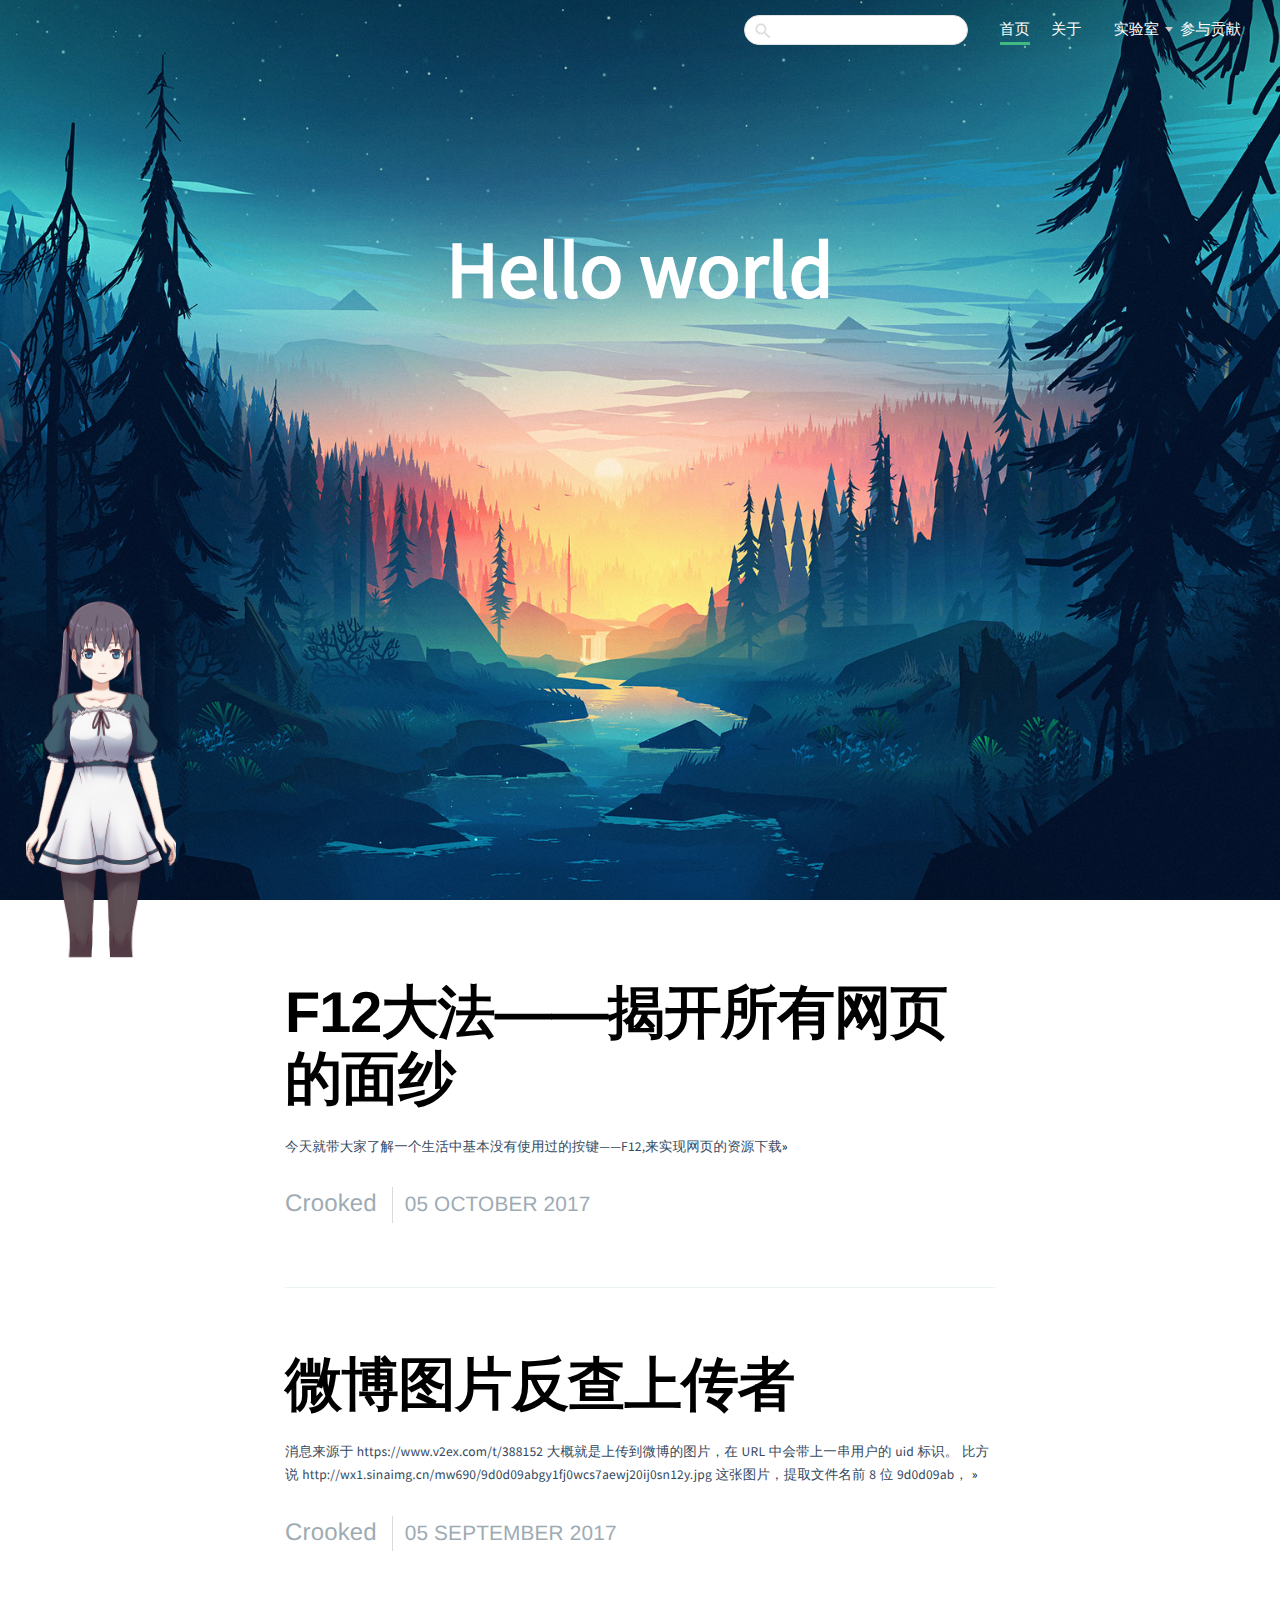
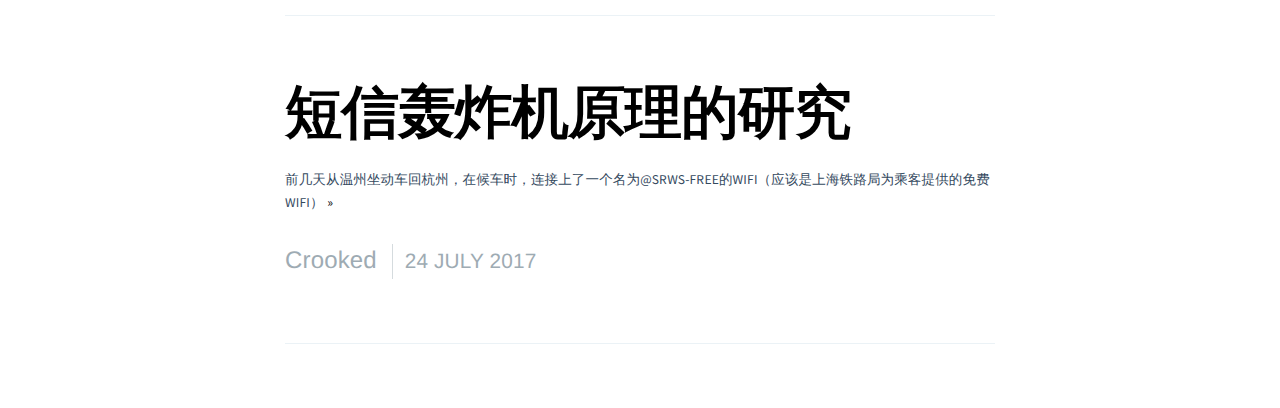
<file: index.html>
<!DOCTYPE html>
<html>
<head>

	<meta charset="utf-8">
    <meta http-equiv="X-UA-Compatible" content="IE=edge">
    <meta name="author" content="杨联政">   	
    <title>Hello world</title>
    <meta name="description" content="个人网站，杨联政"/>
    <meta name="keywords" content="个人网站，杨联政"/>
    
    <!-- 不支持IE8及以下版本浏览器 -->
    <!--[if lte IE 8]>
        <script>window.location.href="plugns/killie/"</script>
    <![endif]--> 
    
    <!-- favicon图标 -->
    <link rel="shortcut icon" href="favicon.ico">
    
   <!-- main page styles -->
    <link rel="stylesheet" type="text/css" href="CSS/page.css">
    <link rel="stylesheet" type="text/css" href="CSS/side.css">
      
    <!--javascript for live2d-->
 	<script type="text/javascript" src="js/pixi.min.js" charset="utf-8"></script>
    <script type="text/javascript" src="js/live2d.min.js" charset="utf-8"></script>
  	<script type="text/javascript" src="js/pixi-live2d.js" charset="utf-8"></script>

  	
  	<!--stylecss-->
  	<style>
            * {
                margin: 0px;
                padding: 0px;
                border: 0px;
            }            
    </style>
    
     <!--javascript for onfocus特效-->
    <script type="text/javascript">
	window.onblur = function() {
    document.title = "(●—●)奔溃啦！";
};
	window.onfocus = function() {
    document.title = "Hello World";
}
    </script>
</head>
	
<body>
 	<div id="live2d"   style="position: fixed;bottom:38%;right: 98%;" ></div>
 	<script type="text/javascript" src="js/live2d-mod.js" charset="utf-8"></script>
 	  	
<div class="site-wrapper">
<div style="position:relative;">

<header class="main-header " style="background-image: url(img/bg.jpg)"> 
<h1 style="position: absolute;padding-top: 20%;width: 100%;font-size: 5rem;color: #fff;">Hello world</h1>

</header>
</div>		


<ul id="nav" >
    <li >
  	<form id="search-form">
  	<input type="text" id="search-query-nav" class="search-query st-default-search-input">
  	</form>
	</li>
	<li><a href="" class="nav-link current" style="color: white;">首页</a></li>
	<li><a href="page/about.html" class="nav-link" target="_blank" style="color: white;">关于</a></li>
	<li class="nav-dropdown-container language">
  	<a class="nav-link" style="color: white;">实验室</a><span class="arrow"></span>
  	<ul class="nav-dropdown">
    <li><a href="https://music.dabianhaochi.cn/" class="nav-link" target="_blank" style="color: black;">在线音乐</a></li>
    <li><a href="https://jd.dabianhaochi.cn/" class="nav-link" target="_blank" style="color: black;">京东商城返利</a></li>
    <li><a href="https://weibo.dabianhaochi.cn/" class="nav-link" target="_blank" style="color: black;">微博反查发图者</a></li>
    <li><a href="https://qiandao.dabianhaochi.cn/" class="nav-link" target="_blank" style="color: black;">自动签到系统</a></li>  
    <li><a href="http://shop.dabianhaochi.cn/" class="nav-link" target="_blank" style="color: black;">淘宝热卖</a></li>  
	<li><a href="http://tieba.dabianhaochi.cn/" class="nav-link" target="_blank" style="color: black;">贴吧签到系统</a></li>  
	</ul>
	</li>
	</li>
	<li><a href="https://github.com/Mathisdifficult" target="_blank" class="nav-link" style="color: white;">参与贡献</a></li>
</ul>

	 
<article class="post">
    <header class="post-header">
        <h2 class="post-title"><a href="page/artical2.html" target="_blank">F12大法——揭开所有网页的面纱</a></h2>
    </header>
    <section class="post-excerpt">
        <p>今天就带大家了解一个生活中基本没有使用过的按键——F12,来实现网页的资源下载<a class="read-more" href="page/artical2.html" target="_blank">&raquo;</a></p>
    </section>
    <footer class="post-meta">
       <a href="page/about.html" target="_blank">Crooked</a>
        <time class="post-date" datetime="2017-10-05">05 October 2017</time>
    </footer>
</article>
<article class="post">
    <header class="post-header">
        <h2 class="post-title"><a href="page/atrical3.html" target="_blank">微博图片反查上传者</a></h2>
    </header>
    <section class="post-excerpt">
        <p>消息来源于 https://www.v2ex.com/t/388152 大概就是上传到微博的图片，在 URL 中会带上一串用户的 uid 标识。 比方说 http://wx1.sinaimg.cn/mw690/9d0d09abgy1fj0wcs7aewj20ij0sn12y.jpg 这张图片，提取文件名前 8 位 9d0d09ab， <a class="read-more" href="page/atrical3.html" target="_blank">&raquo;</a></p>
    </section>
    <footer class="post-meta">
        <a href="page/about.html" target="_blank">Crooked</a>
        
        <time class="post-date" datetime="2017-09-05">05 September 2017</time>
    </footer>
</article>
<article class="post">
    <header class="post-header">
        <h2 class="post-title"><a href="page/artical1.html" target="_blank">短信轰炸机原理的研究</a></h2>
    </header>
    <section class="post-excerpt">
        <p>前几天从温州坐动车回杭州，在候车时，连接上了一个名为@SRWS-FREE的WIFI（应该是上海铁路局为乘客提供的免费WIFI） <a class="read-more" href="page/artical1.html" target="_blank">&raquo;</a></p>
    </section>
    <footer class="post-meta">
       <a href="page/about.html" target="_blank">Crooked</a>
        
        <time class="post-date" datetime="2017-07-24">24 July 2017</time>
	</footer>
</article>

</body>
	

</html>
</file>
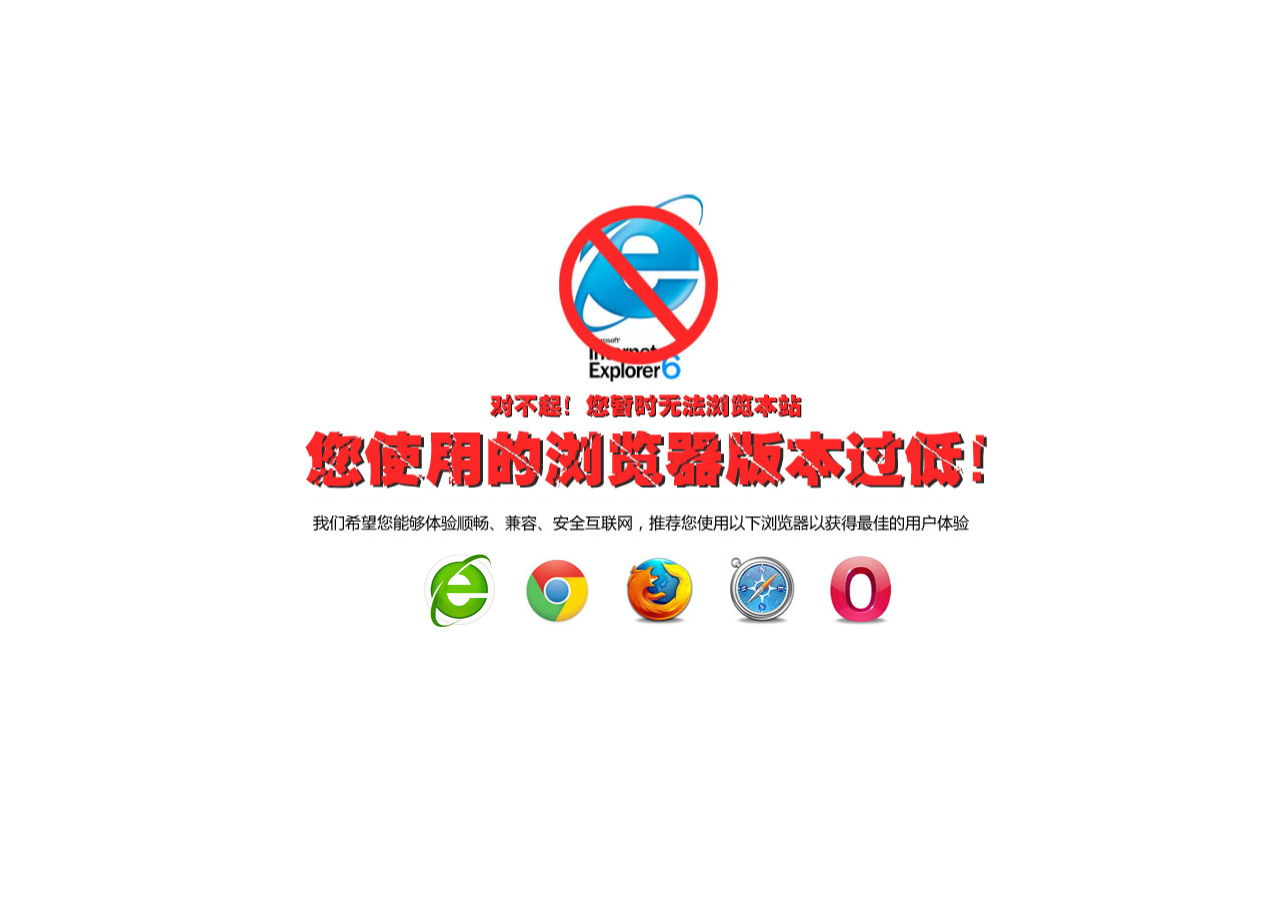
<file: plugns/killie/index.html>
<!--
 * Let's Kill IE6 插件
 * @author Carlos <anzhengchao@gmail.com>
 * @link   http://overtrue.me
 * @version 2.2
-->
<!DOCTYPE html PUBLIC "-//W3C//DTD XHTML 1.0 Transitional//EN" "http://www.w3.org/TR/xhtml1/DTD/xhtml1-transitional.dtd">
<html xmlns="http://www.w3.org/1999/xhtml">
<head>
    <meta http-equiv="content-type" content="text/html; charset=utf-8">
    <title>不支持的浏览器</title>
</head>
<body>


<style>
body {
	background:#fff !important;
}
#lets-kill-ie6-wrapper {
	position:fixed;
	height:100%;
	height:100%;
	top:0;
	left:0;
	right:0;
	bottom:0;
	z-index:99999999;
	background:#fff;
}
#lets-kill-ie6,#lets-kill-ie6 * {
	margin:0;
	padding:0;
}
#lets-kill-ie6 {
	height:450px;
	width:702px;
	position:absolute;
	left:50%;
	margin-left:-351px;
	top:50%;
	margin-top:-265px
}
#lets-kill-ie6 div.lets-kill-ie6-top {
	background:#fff url(img/top.jpg) center center no-repeat;
	height:360px;
	clear:both
}
#lets-kill-ie6 a.lets-kill-ie6-a {
	outline:0;
	float:left;
	border:1px solid #fff;
	display:inline-block;
	width:98px;
	height:87px;
	background-position:center center;
	background-repeat:no-repeat
}
#lets-kill-ie6 a.lets-kill-ie6-a:hover {
	border:1px solid #bebebe
}
#lets-kill-ie6 a.chrome {
	background-image:url(img/chrome.jpg)
}
#lets-kill-ie6 a.firefox {
	background-image:url(img/firefox.jpg)
}
#lets-kill-ie6 a.safari {
	background-image:url(img/safari.jpg)
}
#lets-kill-ie6 a.opera {
	background-image:url(img/opera.jpg)
}
#lets-kill-ie6 a.c360 {
	background-image:url(img/360.jpg)
}

#lets-kill-ie6 .lets-kill-ie6-links {
	height:100px;
	padding-left:120px;
}

</style>

<div id="lets-kill-ie6-wrapper">
	<div id="lets-kill-ie6">
		<div class="lets-kill-ie6-top">
		</div>
		<div class="lets-kill-ie6-links">
		    <a href="http://dl.360safe.com/netunion/20140425/360se+14478+n4a1de2568d.exe" target="_blank" class="lets-kill-ie6-a c360"
			title="360安全浏览器（chrome内核）">
			</a>
			<a href="http://www.google.cn/chrome/browser/" target="_blank" class="lets-kill-ie6-a chrome"
			title="谷歌Chrome浏览器">
			</a>
			<a href="http://www.firefox.com.cn/" target="_blank" class="lets-kill-ie6-a firefox"
			title="火狐浏览器">
			</a>
			<a href="http://support.apple.com/downloads/#internet" target="_blank"
			class="lets-kill-ie6-a safari" title="苹果Safari浏览器">
			</a>
			<a href="http://www.opera.com/" target="_blank" class="lets-kill-ie6-a opera"
			title="Opera浏览器">
			</a>
		</div>
	</div>
</div> 
</body>
</html>
</file>
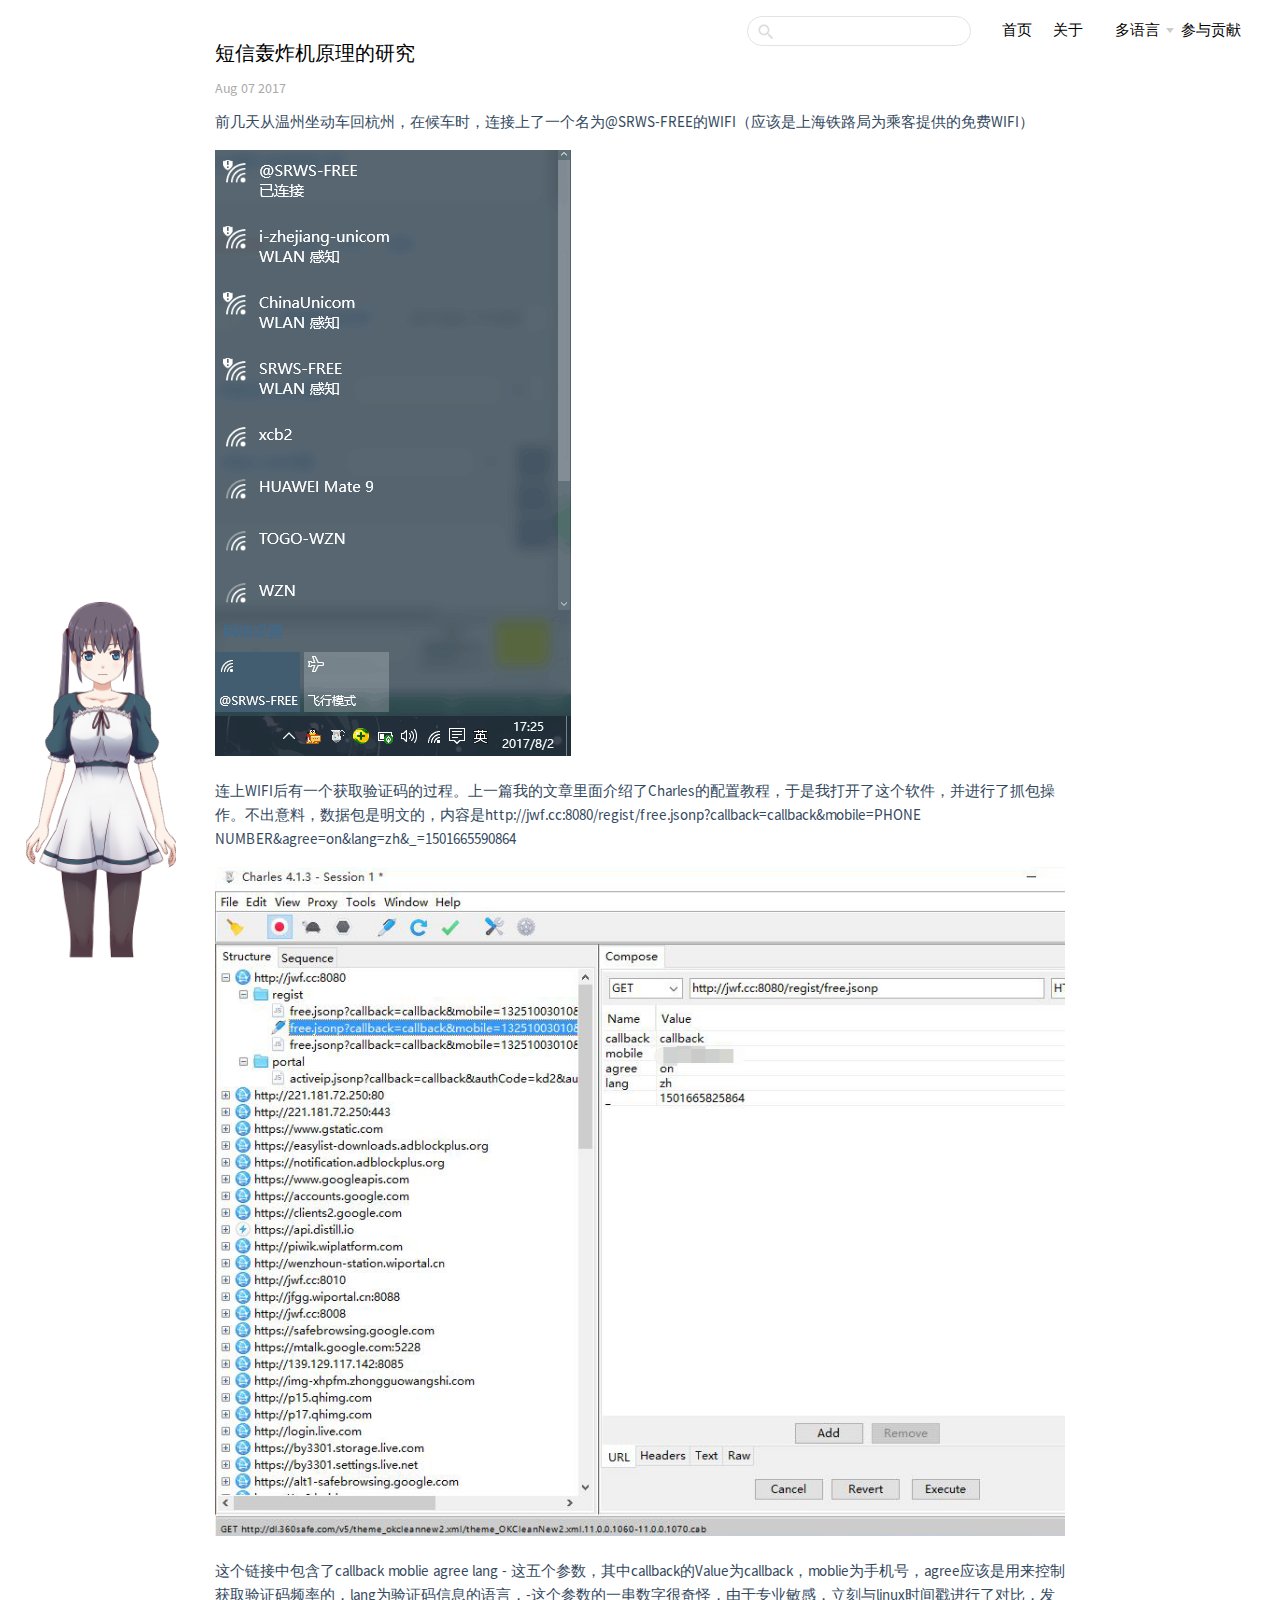
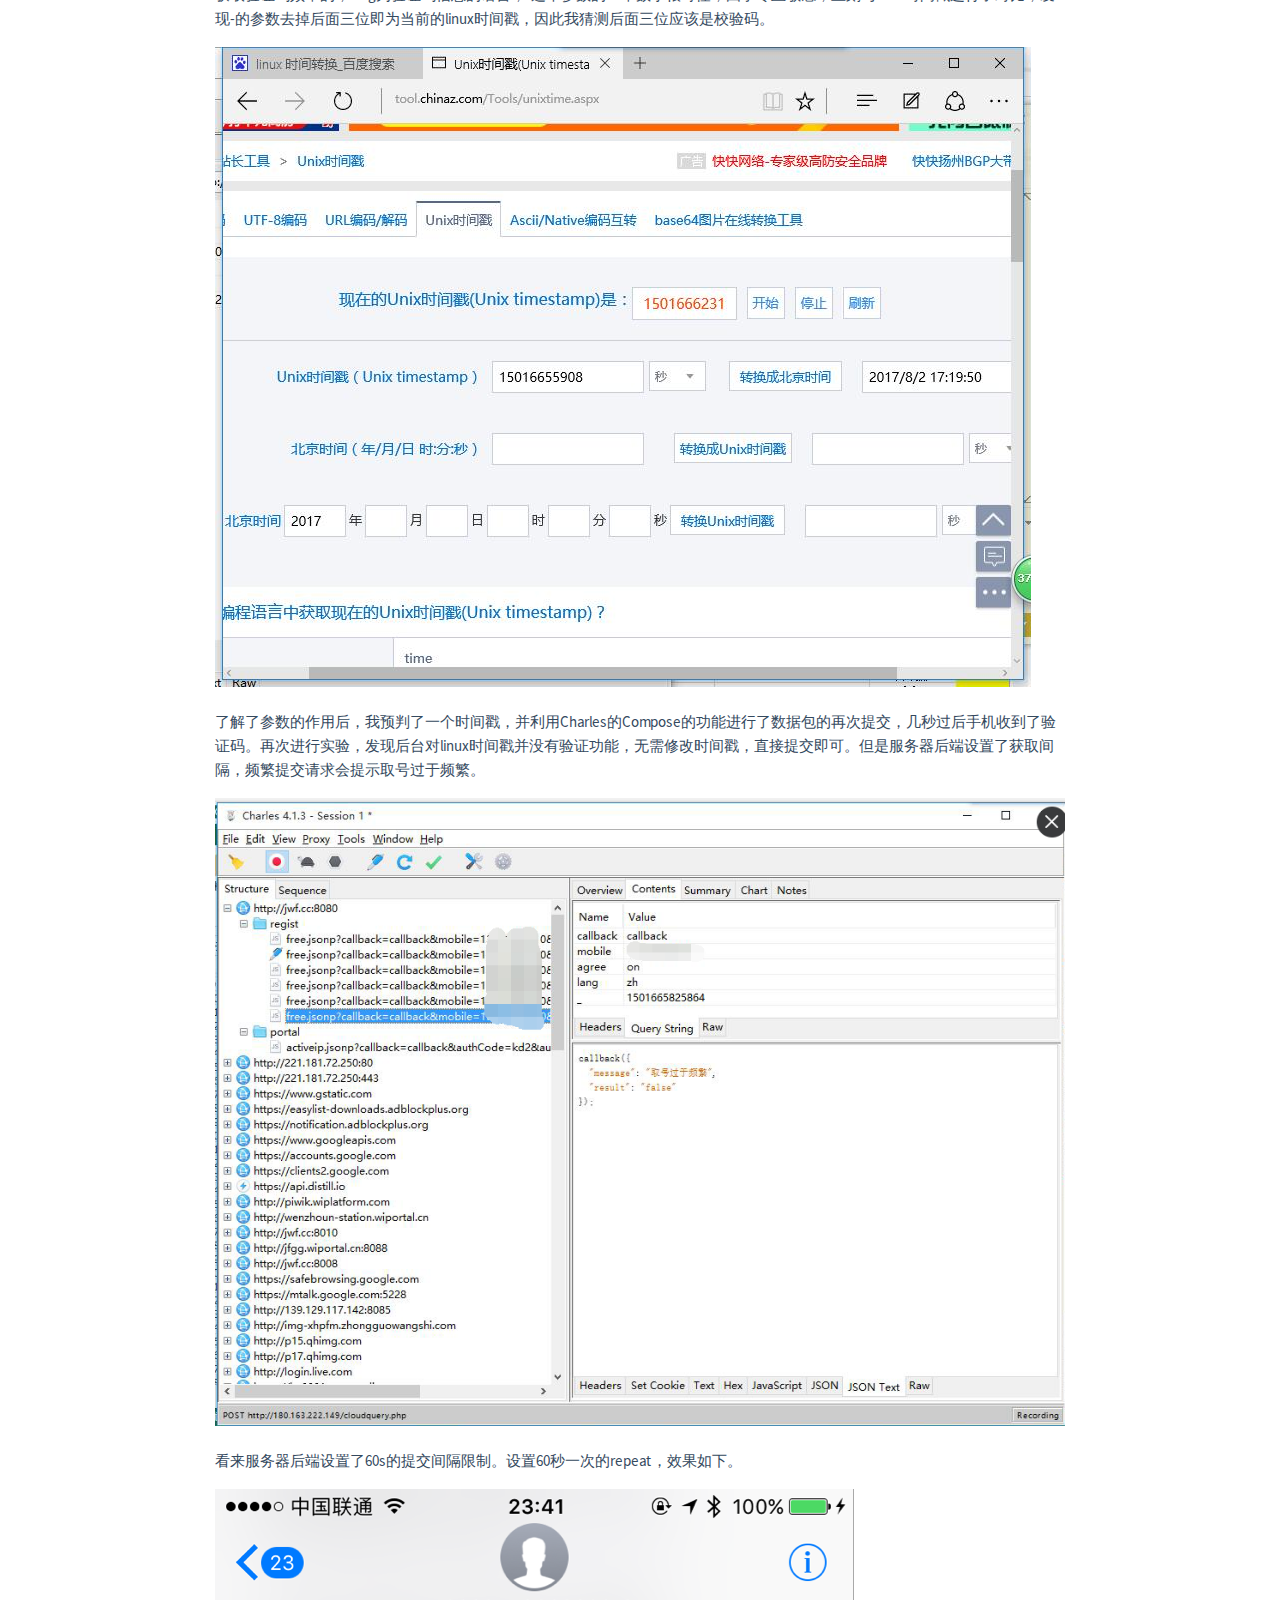
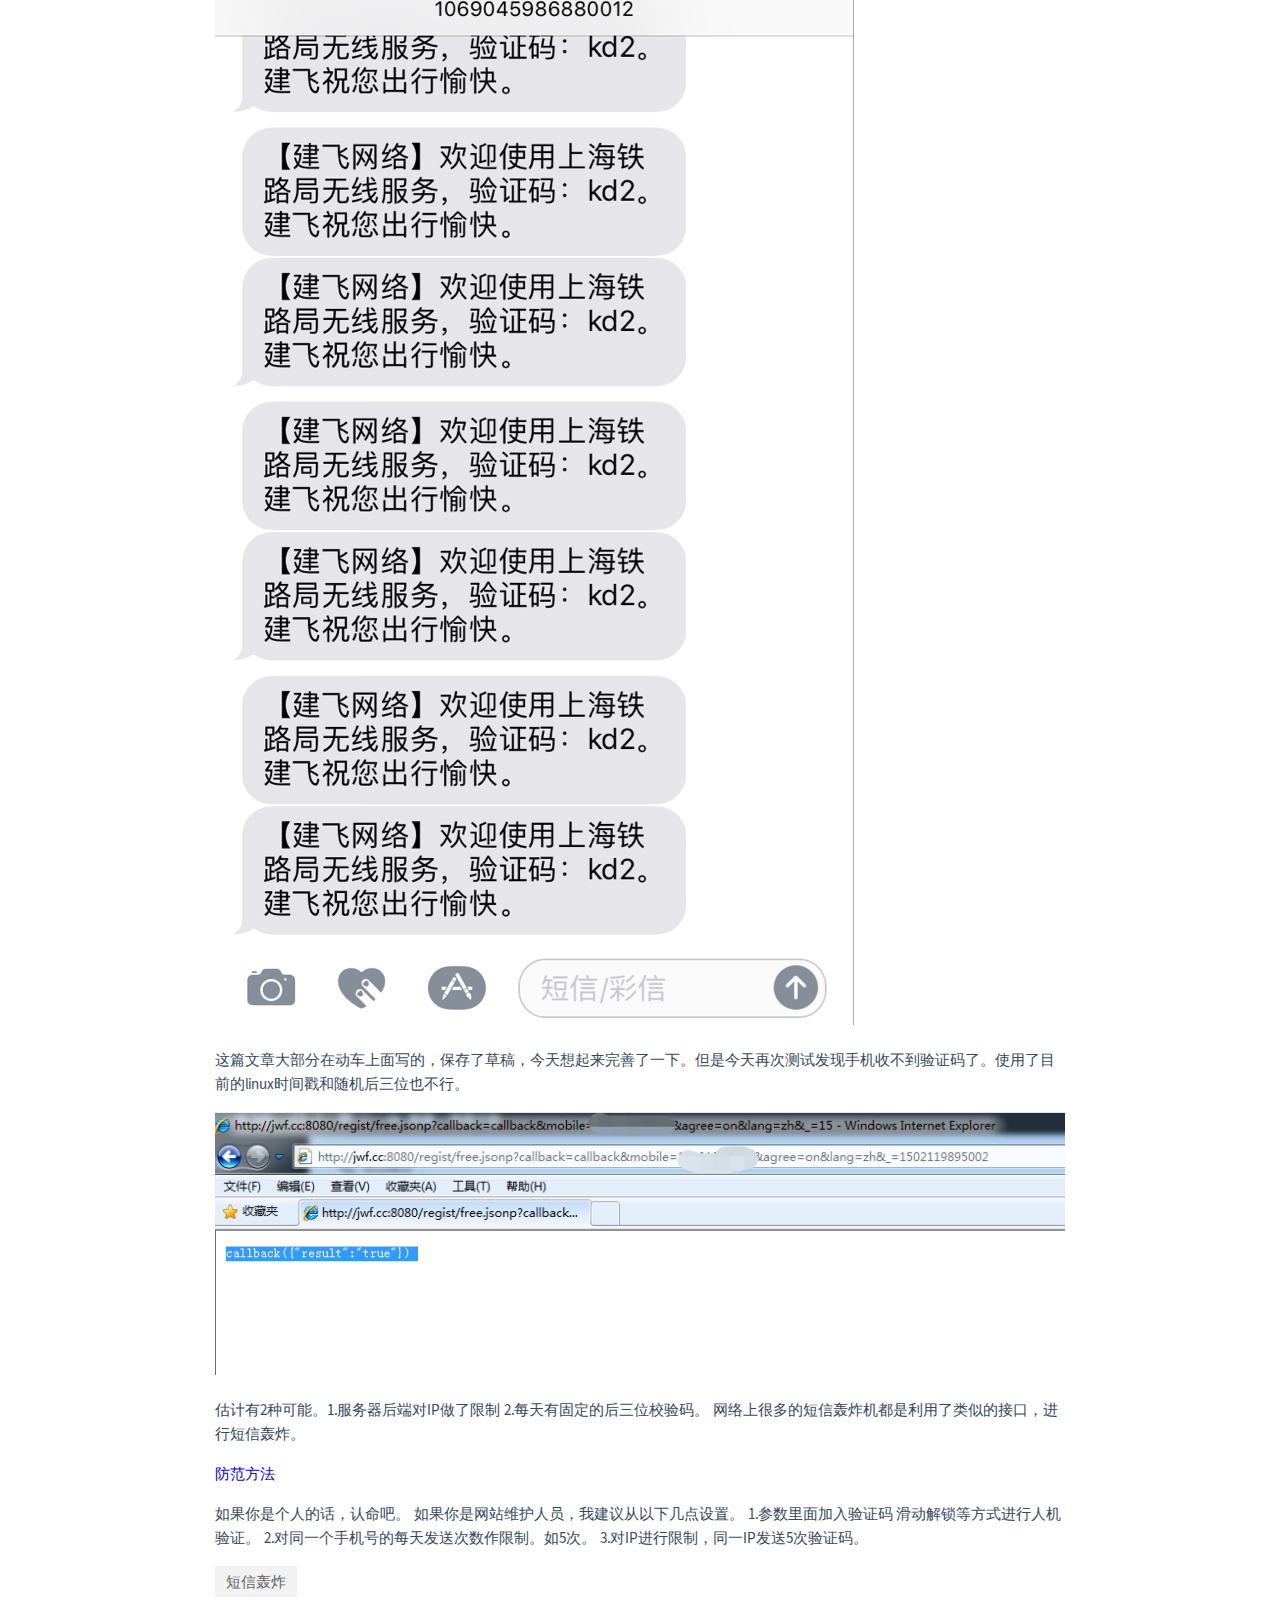
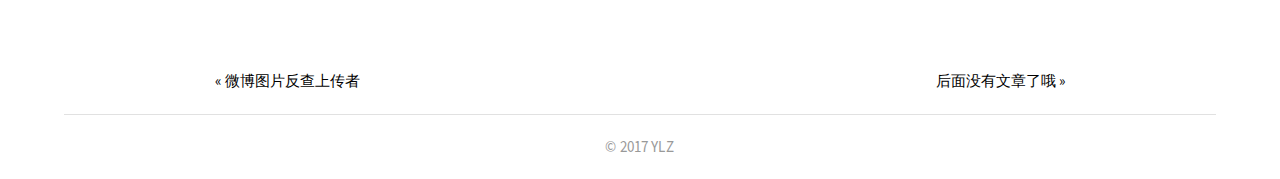
<file: page/artical1.html>
<!DOCTYPE html>
<html>
<head>
<meta charset="UTF-8">
<title>短信轰炸机原理的研究 - YLZ</title>
<meta name="author" content="YLZ">
<meta name="description" content="前几天从温州坐动车回杭州，在候车时，连接上了一个名为@SRWS-FREE的WIFI（应该是上海铁路局为乘客提供的免费WIFI）">
<meta http-equiv="X-UA-Compatible" content="IE=edge">
<link rel="icon" href="../favicon.ico">
<link rel="stylesheet" type="text/css" href="../CSS/artical.css">
<link rel="stylesheet" type="text/css" href="../CSS/side.css">
 <!--javascript for onfocus特效-->
<script type="text/javascript">
	window.onblur = function() {
    document.title = "(●—●)奔溃啦！";
};
	window.onfocus = function() {
    document.title = "短信轰炸机原理的研究 - YLZ";
}
    </script>
    <!--javascript for live2d-->
 	<script type="text/javascript" src="../js/pixi.min.js" charset="utf-8"></script>
    <script type="text/javascript" src="../js/live2d.min.js" charset="utf-8"></script>
  	<script type="text/javascript" src="../js/pixi-live2d.js" charset="utf-8"></script>
<!--javascript for BAIDU share -->		
<script>  
            window._bd_share_config = {  
                "common": {  
                    "bdSnsKey": {},  
                    "bdText": "",  
                    "bdMini": "2",  
                    "bdMiniList": false,  
                    "bdPic": "",  
                    "bdStyle": "0",  
                    "bdSize": "16"  
                },  
                "slide": {  
                    "type": "slide",  
                    "bdImg": "1",  
                    "bdPos": "right",  
                    "bdTop": "151.5"  
                },  
                "image": {  
                    "viewList": ["qzone", "tsina", "tqq", "renren", "weixin"],  
                    "viewText": "分享到：",  
                    "viewSize": "16"  
                },  
                "selectShare": {  
                    "bdContainerClass": null,  
                    "bdSelectMiniList": ["qzone", "tsina", "tqq", "renren", "weixin"]  
                }  
            };  
            with(document) 0[(getElementsByTagName('head')[0] || body).appendChild(createElement('script')).src = 'http://bdimg.share.baidu.com/static/api/js/share.js?v=89860593.js?cdnversion=' + ~(-new Date() / 36e5)];  
        </script>  
</head>
<body>
 	  	<!--<script type="text/javascript" color="0,0,255" opacity='0.7' zIndex="2" count="99" src="../js/canvas-nest.min.js"></script>-->	
<div id="live2d"   style="position: fixed;bottom:38%;right: 98%;" ></div>
<script type="text/javascript" src="../js/live2d-mod.js" charset="utf-8"></script>

<ul id="nav" >
    <li >
  	<form id="search-form">
  	<input type="text" id="search-query-nav" class="search-query st-default-search-input">
  	</form>
	</li>
	<li><a href="../index.html" class="nav-link" >首页</a></li>
	<li><a href="../page/about.html" class="nav-link" target="_blank" >关于</a></li>
	<li class="nav-dropdown-container language">
  	<a class="nav-link" >多语言</a><span class="arrow"></span>
  	<ul class="nav-dropdown">
    <li><a href="" class="nav-link" target="_blank" >English</a></li>
    <li><a href="" class="nav-link" target="_blank" > 繁体中文</a></li>
  	</ul>
	</li>
	</li>
	<li><a href="https://github.com/Mathisdifficult" target="_blank" class="nav-link" >参与贡献</a></li>
</ul>

<section id="content">
<main id="main">
<article class="post">
<header class="post-head">
<h1 class="post-title">短信轰炸机原理的研究</h1>
<time datetime="2017-08-07" class="post-time">Aug 07 2017</time></header>
<div class="post-content">
	
	<p>
		前几天从温州坐动车回杭州，在候车时，连接上了一个名为@SRWS-FREE的WIFI（应该是上海铁路局为乘客提供的免费WIFI）
	</p>
	<a id="more"></a>
	<p>
		<img src="../img/artical-pic/artical1/SMS1.png" >
	</p>
	<p>
		连上WIFI后有一个获取验证码的过程。上一篇我的文章里面介绍了Charles的配置教程，于是我打开了这个软件，并进行了抓包操作。不出意料，数据包是明文的，内容是http://jwf.cc:8080/regist/free.jsonp?callback=callback&mobile=PHONE NUMBER&agree=on&lang=zh&_=1501665590864
	</p>
	<p>
		<img src="../img/artical-pic/artical1/SMS2.png" >
	</p>
	<P>
		这个链接中包含了callback moblie agree lang - 这五个参数，其中callback的Value为callback，moblie为手机号，agree应该是用来控制获取验证码频率的，lang为验证码信息的语言，-这个参数的一串数字很奇怪，由于专业敏感，立刻与linux时间戳进行了对比，发现-的参数去掉后面三位即为当前的linux时间戳，因此我猜测后面三位应该是校验码。
	</P>
	<P>
				<img src="../img/artical-pic/artical1/SMS3.jpg" >
	</P>
	<P>
		了解了参数的作用后，我预判了一个时间戳，并利用Charles的Compose的功能进行了数据包的再次提交，几秒过后手机收到了验证码。再次进行实验，发现后台对linux时间戳并没有验证功能，无需修改时间戳，直接提交即可。但是服务器后端设置了获取间隔，频繁提交请求会提示取号过于频繁。
	</P>
	<P>
						<img src="../img/artical-pic/artical1/SMS4.png" >
	</P>
	<p>
		看来服务器后端设置了60s的提交间隔限制。设置60秒一次的repeat，效果如下。
	</p>
	<p>
								<img src="../img/artical-pic/artical1/SMS5.png" >
	</p>
	<p>
		这篇文章大部分在动车上面写的，保存了草稿，今天想起来完善了一下。但是今天再次测试发现手机收不到验证码了。使用了目前的linux时间戳和随机后三位也不行。
	</p>
	<p>
										<img src="../img/artical-pic/artical1/SMS6.png" >
	</p>
	<p>
		估计有2种可能。1.服务器后端对IP做了限制 2.每天有固定的后三位校验码。

网络上很多的短信轰炸机都是利用了类似的接口，进行短信轰炸。
	</p>
	<p style="color: blue;">
	防范方法
	</p>
	<p>
如果你是个人的话，认命吧。

如果你是网站维护人员，我建议从以下几点设置。

1.参数里面加入验证码 滑动解锁等方式进行人机验证。

2.对同一个手机号的每天发送次数作限制。如5次。

3.对IP进行限制，同一IP发送5次验证码。
	</p>
</div>
<footer class="post-foot"><section class="tags"><a class="tag" >短信轰炸</a></section></footer>
</article>
<nav class="page-nav clear" >
	<a class="prev" href="atrical3.html" title="微博图片反查上传者">&laquo; 微博图片反查上传者</a>
	<a class="next" href="" title="后面没有文章了哦">后面没有文章了哦 &raquo;</a>
</nav>
</main>
</section>
<footer id="footer">
	<section class="foot-warp">
		<section class="copyright">&copy; 2017 YLZ 
		</section>
	</section>
</footer>
<!-- UY BEGIN -->
<div id="uyan_frame" style="width: 50%;text-align: center;margin:0 auto; "></div>
<script type="text/javascript" src="http://v2.uyan.cc/code/uyan.js?uid=2122882"></script>
<!-- UY END -->
</body>
</html>
</file>
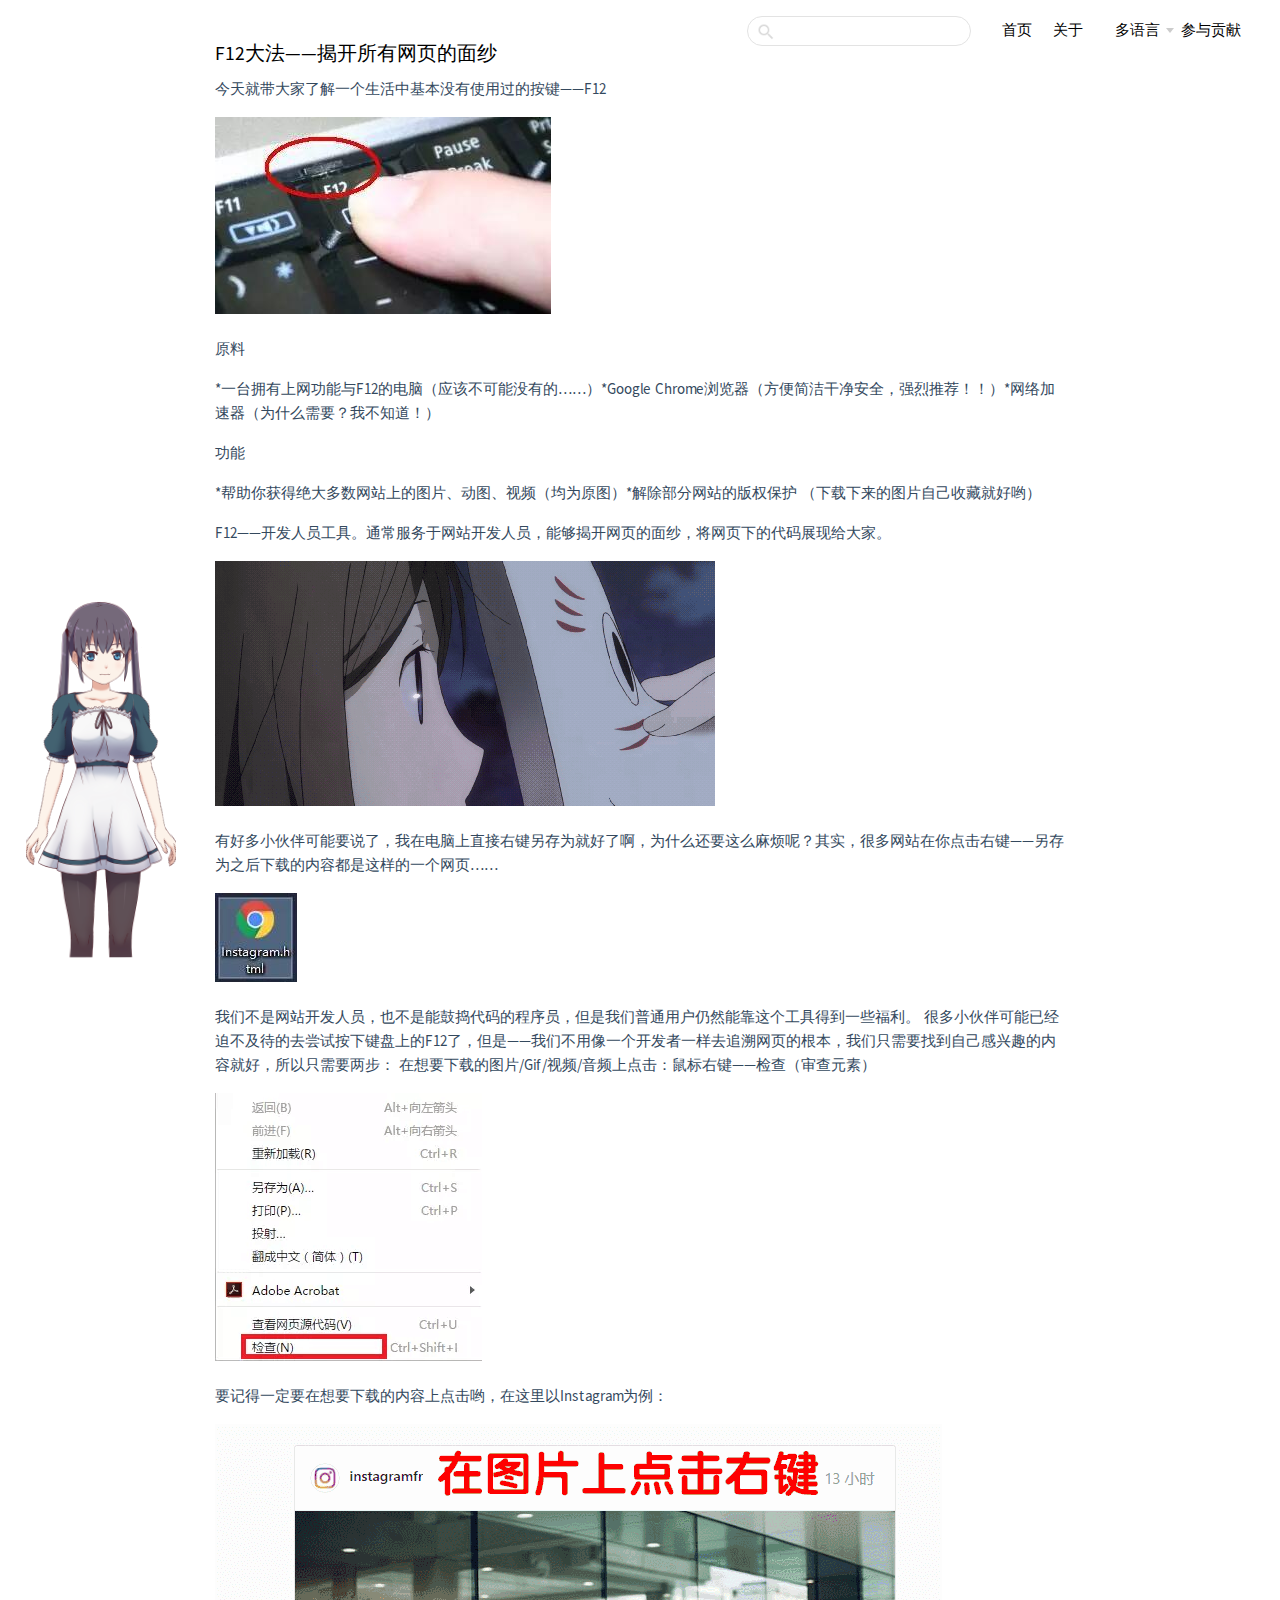
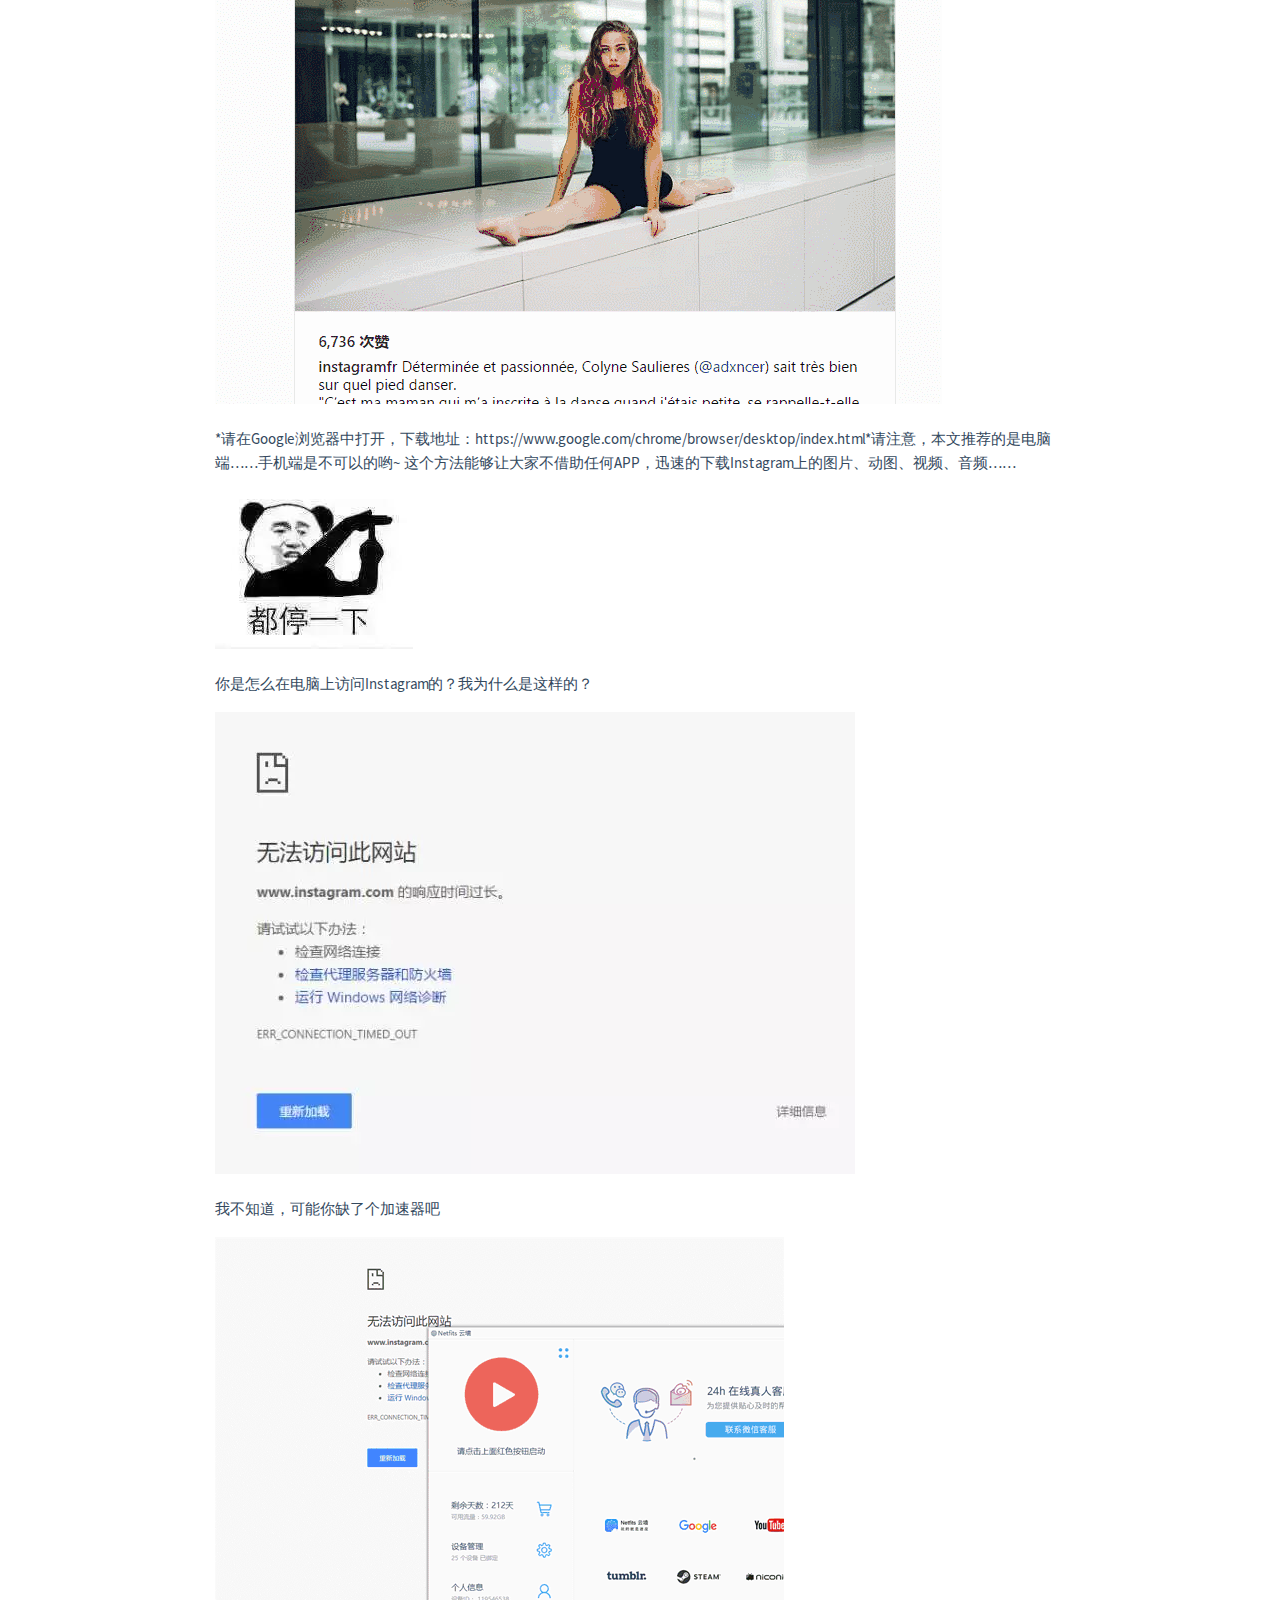
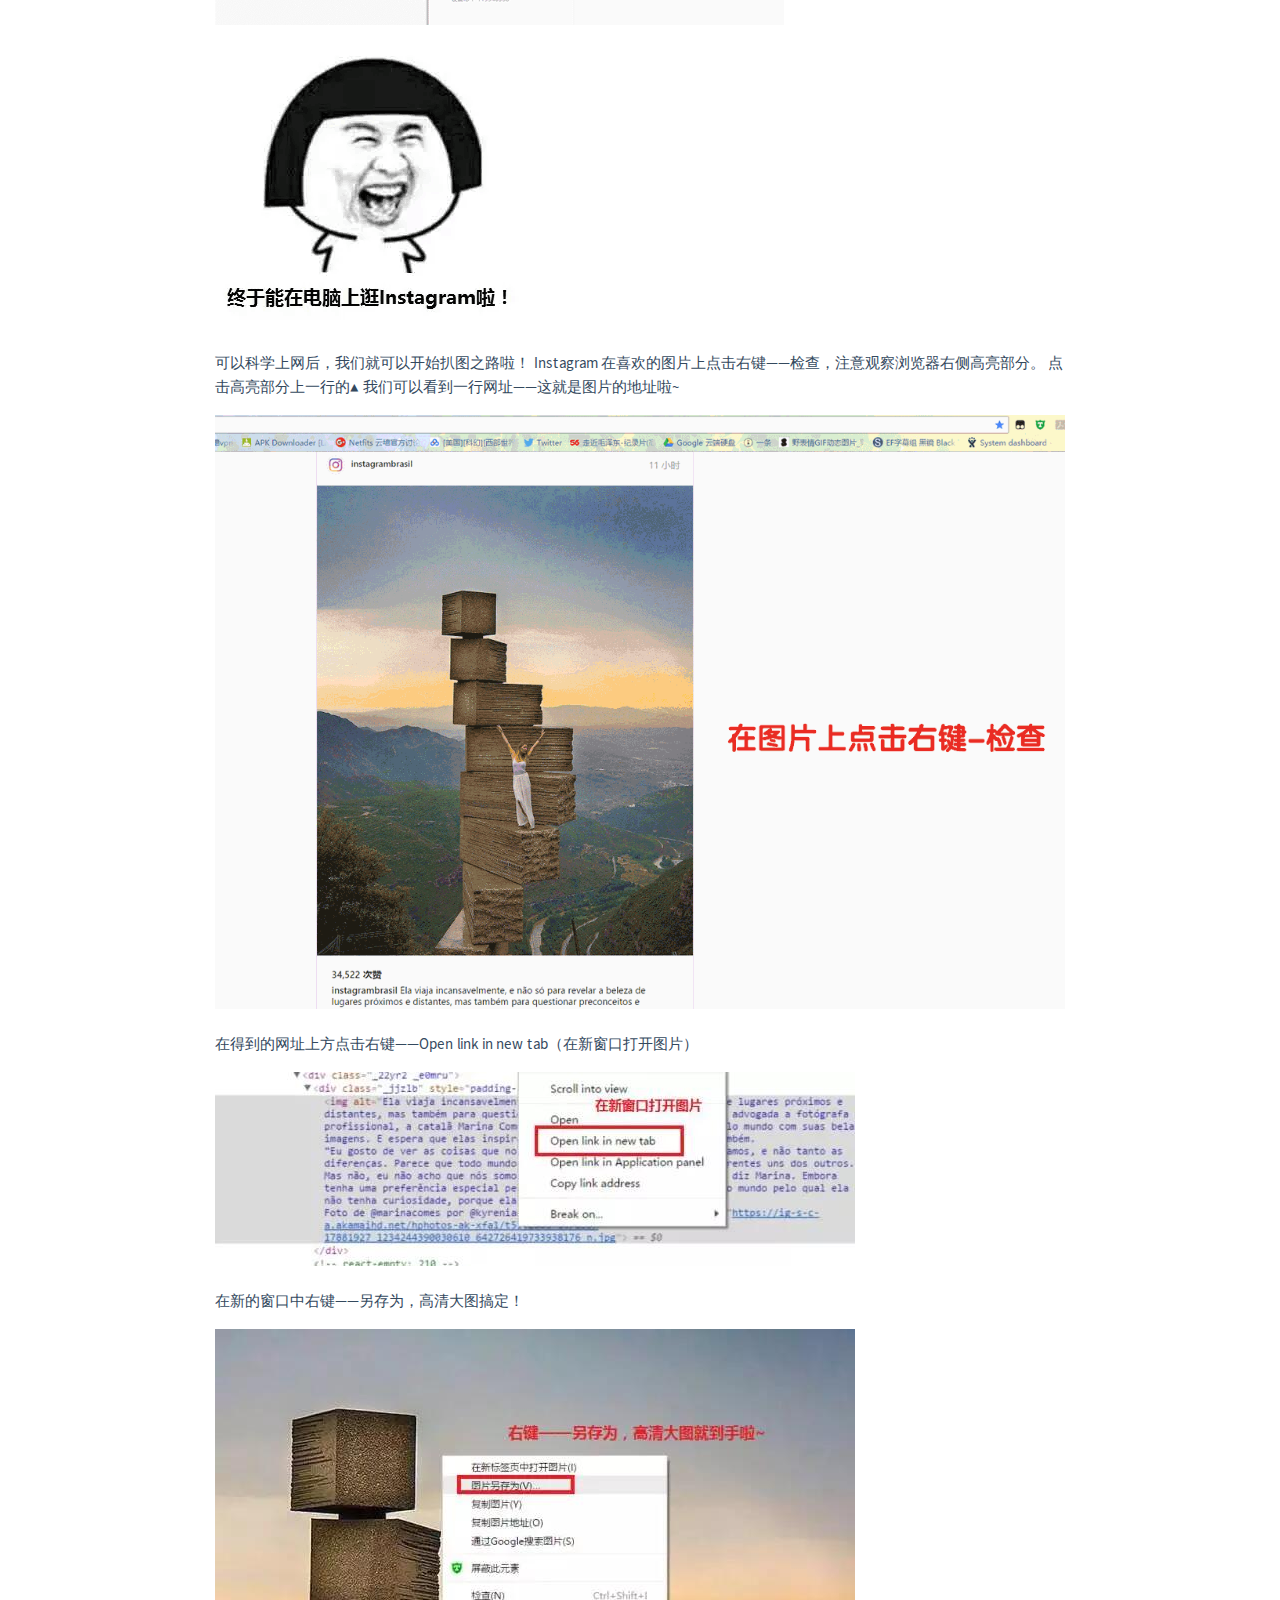
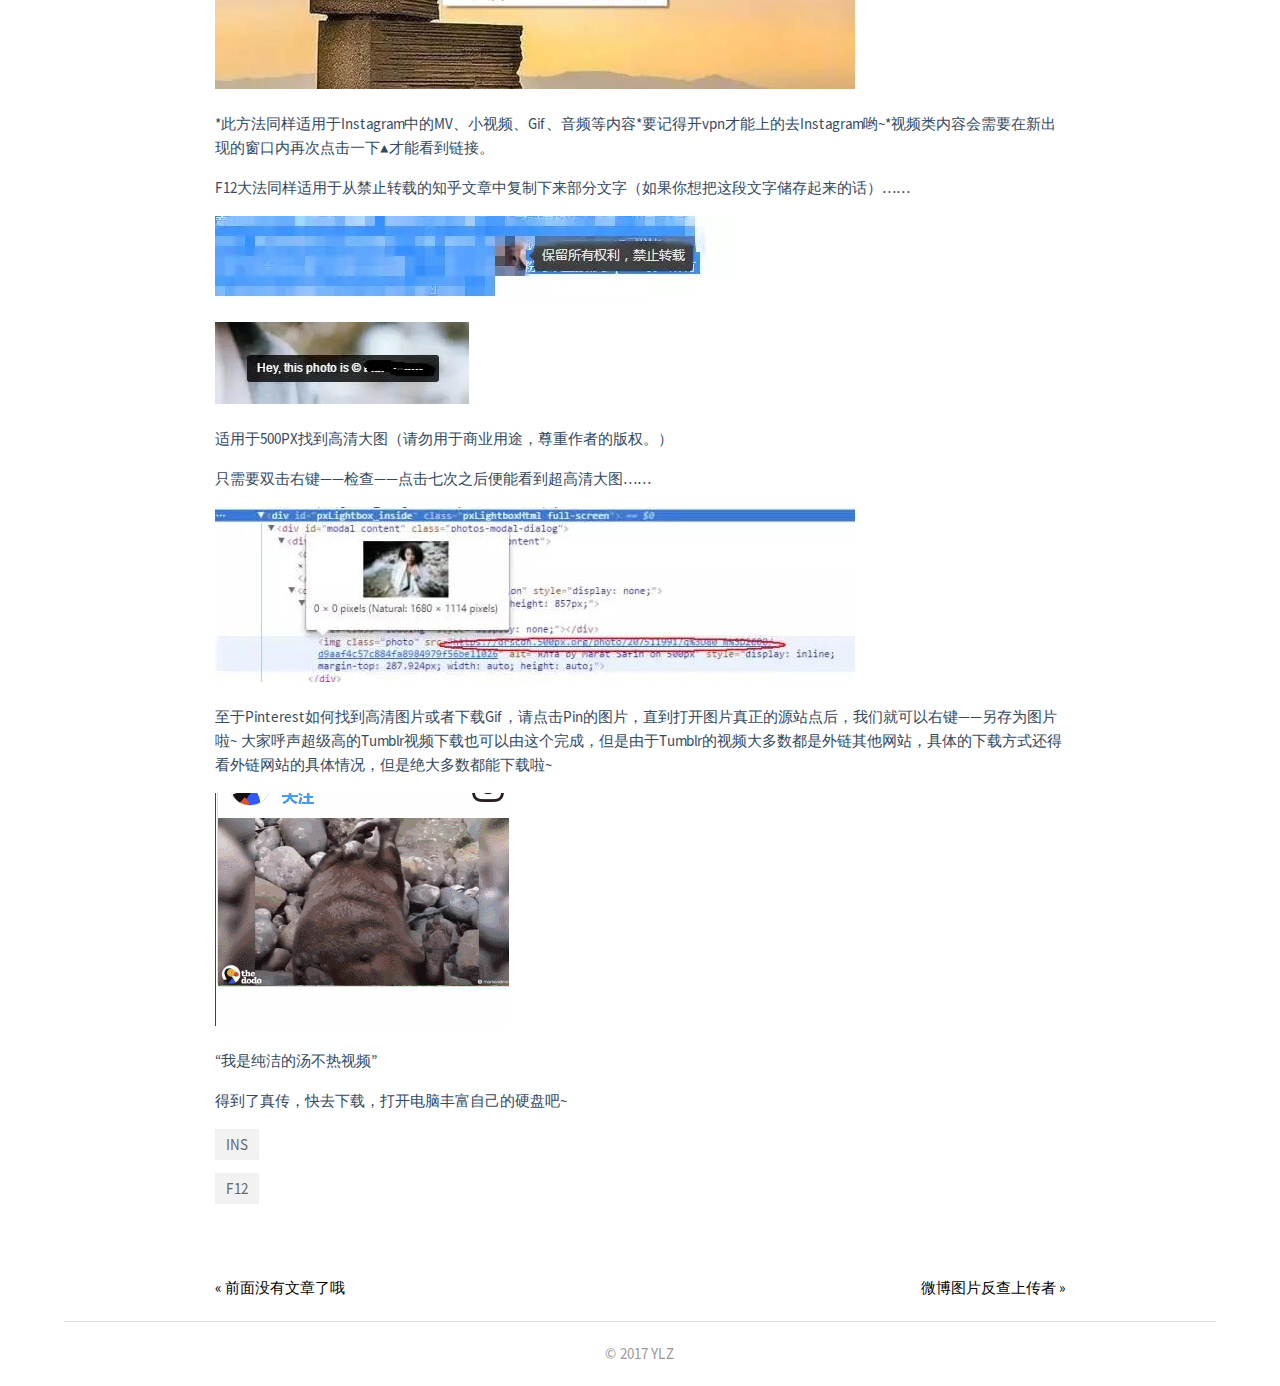
<file: page/artical2.html>
<!DOCTYPE html>
<html>
<head>
<meta charset="UTF-8">
<title>F12大法——揭开所有网页的面纱 - YLZ</title>
<meta name="author" content="YLZ">
<meta name="description" content="今天就带大家了解一个生活中基本没有使用过的按键——F12,来实现网页的资源下载">
<meta http-equiv="X-UA-Compatible" content="IE=edge">
<link rel="icon" href="../favicon.ico">
<link rel="stylesheet" type="text/css" href="../CSS/artical.css">
<link rel="stylesheet" type="text/css" href="../CSS/side.css">
 <!--javascript for onfocus特效-->
<script type="text/javascript">
	window.onblur = function() {
    document.title = "(●—●)奔溃啦！";
};
	window.onfocus = function() {
    document.title = "F12大法——揭开所有网页的面纱 - YLZ";
}
    </script>
        <!--javascript for live2d-->
 	<script type="text/javascript" src="../js/pixi.min.js" charset="utf-8"></script>
    <script type="text/javascript" src="../js/live2d.min.js" charset="utf-8"></script>
  	<script type="text/javascript" src="../js/pixi-live2d.js" charset="utf-8"></script>
  	<!--javascript for BAIDU share -->		
<script>  
            window._bd_share_config = {  
                "common": {  
                    "bdSnsKey": {},  
                    "bdText": "",  
                    "bdMini": "2",  
                    "bdMiniList": false,  
                    "bdPic": "",  
                    "bdStyle": "0",  
                    "bdSize": "16"  
                },  
                "slide": {  
                    "type": "slide",  
                    "bdImg": "1",  
                    "bdPos": "right",  
                    "bdTop": "151.5"  
                },  
                "image": {  
                    "viewList": ["qzone", "tsina", "tqq", "renren", "weixin"],  
                    "viewText": "分享到：",  
                    "viewSize": "16"  
                },  
                "selectShare": {  
                    "bdContainerClass": null,  
                    "bdSelectMiniList": ["qzone", "tsina", "tqq", "renren", "weixin"]  
                }  
            };  
            with(document) 0[(getElementsByTagName('head')[0] || body).appendChild(createElement('script')).src = 'http://bdimg.share.baidu.com/static/api/js/share.js?v=89860593.js?cdnversion=' + ~(-new Date() / 36e5)];  
        </script>  
</head>
<body>
<!--<script type="text/javascript" color="0,0,255" opacity='0.7' zIndex="0" count="99" src="../js/canvas-nest.min.js"></script>-->
<div id="live2d"   style="position: fixed;bottom:38%;right: 98%;" ></div>
<script type="text/javascript" src="../js/live2d-mod.js" charset="utf-8"></script>	
<ul id="nav" >
    <li >
  	<form id="search-form">
  	<input type="text" id="search-query-nav" class="search-query st-default-search-input">
  	</form>
	</li>
	<li><a href="../index.html" class="nav-link" >首页</a></li>
	<li><a href="../page/about.html" class="nav-link" target="_blank" >关于</a></li>
	<li class="nav-dropdown-container language">
  	<a class="nav-link" >多语言</a><span class="arrow"></span>
  	<ul class="nav-dropdown">
    <li><a href="" class="nav-link" target="_blank" >English</a></li>
    <li><a href="" class="nav-link" target="_blank" > 繁体中文</a></li>
  	</ul>
	</li>
	</li>
	<li><a href="https://github.com/Mathisdifficult" target="_blank" class="nav-link" >参与贡献</a></li>
</ul>

<section id="content">
<main id="main">
<article class="post">
<header class="post-head">
<h1 class="post-title">F12大法——揭开所有网页的面纱</h1>
<time datetime="05 OCTOBER 2017" class="post-time"05 OCTOBER 2017</time></header>
<div class="post-content">
	<p>
		今天就带大家了解一个生活中基本没有使用过的按键——F12
	</p>
	<a id="more"></a>
	<p>
		<img src="../img/artical-pic/artical2/1.jpg" />
	</p>
	<p>
		原料
	</p>
	<p>

*一台拥有上网功能与F12的电脑（应该不可能没有的……）*Google Chrome浏览器（方便简洁干净安全，强烈推荐！！）*网络加速器（为什么需要？我不知道！）
	</p>
	<p>
		功能
	</p>
	<p>
*帮助你获得绝大多数网站上的图片、动图、视频（均为原图）*解除部分网站的版权保护 （下载下来的图片自己收藏就好哟）
	</p>
	<p>
F12——开发人员工具。通常服务于网站开发人员，能够揭开网页的面纱，将网页下的代码展现给大家。
	</p>
	<p>
		<img src="../img/artical-pic/artical2/2.gif">
	</p>
	<p>
有好多小伙伴可能要说了，我在电脑上直接右键另存为就好了啊，为什么还要这么麻烦呢？其实，很多网站在你点击右键——另存为之后下载的内容都是这样的一个网页……
	</p>
	<p>
		<img src="../img/artical-pic/artical2/3.jpg" >
	</p>
	<p>
我们不是网站开发人员，也不是能鼓捣代码的程序员，但是我们普通用户仍然能靠这个工具得到一些福利。
很多小伙伴可能已经迫不及待的去尝试按下键盘上的F12了，但是——我们不用像一个开发者一样去追溯网页的根本，我们只需要找到自己感兴趣的内容就好，所以只需要两步：
在想要下载的图片/Gif/视频/音频上点击：鼠标右键——检查（审查元素）
	</p>
	<p>
		<img src="../img/artical-pic/artical2/4.png"
	</p>
	<p>
要记得一定要在想要下载的内容上点击哟，在这里以Instagram为例：
	</p>
	<p>
		<img src="../img/artical-pic/artical2/5.gif"
	</p>
	<p>
*请在Google浏览器中打开，下载地址：https://www.google.com/chrome/browser/desktop/index.html*请注意，本文推荐的是电脑端……手机端是不可以的哟~

这个方法能够让大家不借助任何APP，迅速的下载Instagram上的图片、动图、视频、音频……
	</p>
	<p>
		<img src="../img/artical-pic/artical2/6.jpg" />
	</p>
	<p>
		你是怎么在电脑上访问Instagram的？我为什么是这样的？
	</p>
	<p>
		<img src="../img/artical-pic/artical2/7.png"
	</p>
	<p>
		我不知道，可能你缺了个加速器吧
	</p>
	<p>
		<img src="../img/artical-pic/artical2/8.gif" />
	</p>
	<p>
		<img src="../img/artical-pic/artical2/9.png"
	</p>
	<p>

可以科学上网后，我们就可以开始扒图之路啦！
Instagram

    在喜欢的图片上点击右键——检查，注意观察浏览器右侧高亮部分。
    点击高亮部分上一行的▲
    我们可以看到一行网址——这就是图片的地址啦~
	</p>
	<p>
		<img src="../img/artical-pic/artical2/9.gif"
	</p>
	<p>

在得到的网址上方点击右键——Open link in new tab（在新窗口打开图片）
	</p>
	<p>
		<img src="../img/artical-pic/artical2/10.jpg"
	</p>
	<p>
		在新的窗口中右键——另存为，高清大图搞定！
	</p>
	<p>
		<img src="../img/artical-pic/artical2/11.jpg"
	</p>
	<p>

*此方法同样适用于Instagram中的MV、小视频、Gif、音频等内容*要记得开vpn才能上的去Instagram哟~*视频类内容会需要在新出现的窗口内再次点击一下▲才能看到链接。
	</p>
	<p>

F12大法同样适用于从禁止转载的知乎文章中复制下来部分文字（如果你想把这段文字储存起来的话）……
	</p>
	<p>
		<img src="../img/artical-pic/artical2/12.jpg" />
	</p>
	<p>
		<img src="../img/artical-pic/artical2/13.jpg" />
	</p>
	<p>

适用于500PX找到高清大图（请勿用于商业用途，尊重作者的版权。）
	</p>
	<p>
		只需要双击右键——检查——点击七次之后便能看到超高清大图……
	</p>
	<p>
		<img src="../img/artical-pic/artical2/14.jpg"
	</p>
	<p>

至于Pinterest如何找到高清图片或者下载Gif，请点击Pin的图片，直到打开图片真正的源站点后，我们就可以右键——另存为图片啦~
大家呼声超级高的Tumblr视频下载也可以由这个完成，但是由于Tumblr的视频大多数都是外链其他网站，具体的下载方式还得看外链网站的具体情况，但是绝大多数都能下载啦~
	</p>
	<p>
		<img src="../img/artical-pic/artical2/15.gif"
	</p>
	<p>
“我是纯洁的汤不热视频”
	</p>
	<p>
得到了真传，快去下载，打开电脑丰富自己的硬盘吧~
	</p>

</div>
<footer class="post-foot">
	<section class="tags"><a class="tag" >ins</a></section>
</footer>	
<footer class="post-foot">
<section class="tags"><a class="tag" >F12</a></section>
</footer>

<section id="comment">
<div id="disqus_thread">
</div>
</section>
</article>
<nav class="page-nav clear">
	<a class="prev" href="" title="前面没有文章了哦">&laquo; 前面没有文章了哦</a>
	<a class="next" href="atrical3.html" title="微博图片反查上传者">微博图片反查上传者 &raquo;</a>
</nav>
</main>
</section>
<footer id="footer">
	<section class="foot-warp">
		<section class="copyright">&copy; 2017 YLZ 
		</section>
	</section>
</footer>
<!-- UY BEGIN -->
<div id="uyan_frame" style="width: 50%;text-align: center;margin:0 auto; "></div>
<script type="text/javascript" src="http://v2.uyan.cc/code/uyan.js?uid=2122882"></script>
<!-- UY END -->
</body>
</html>
</file>
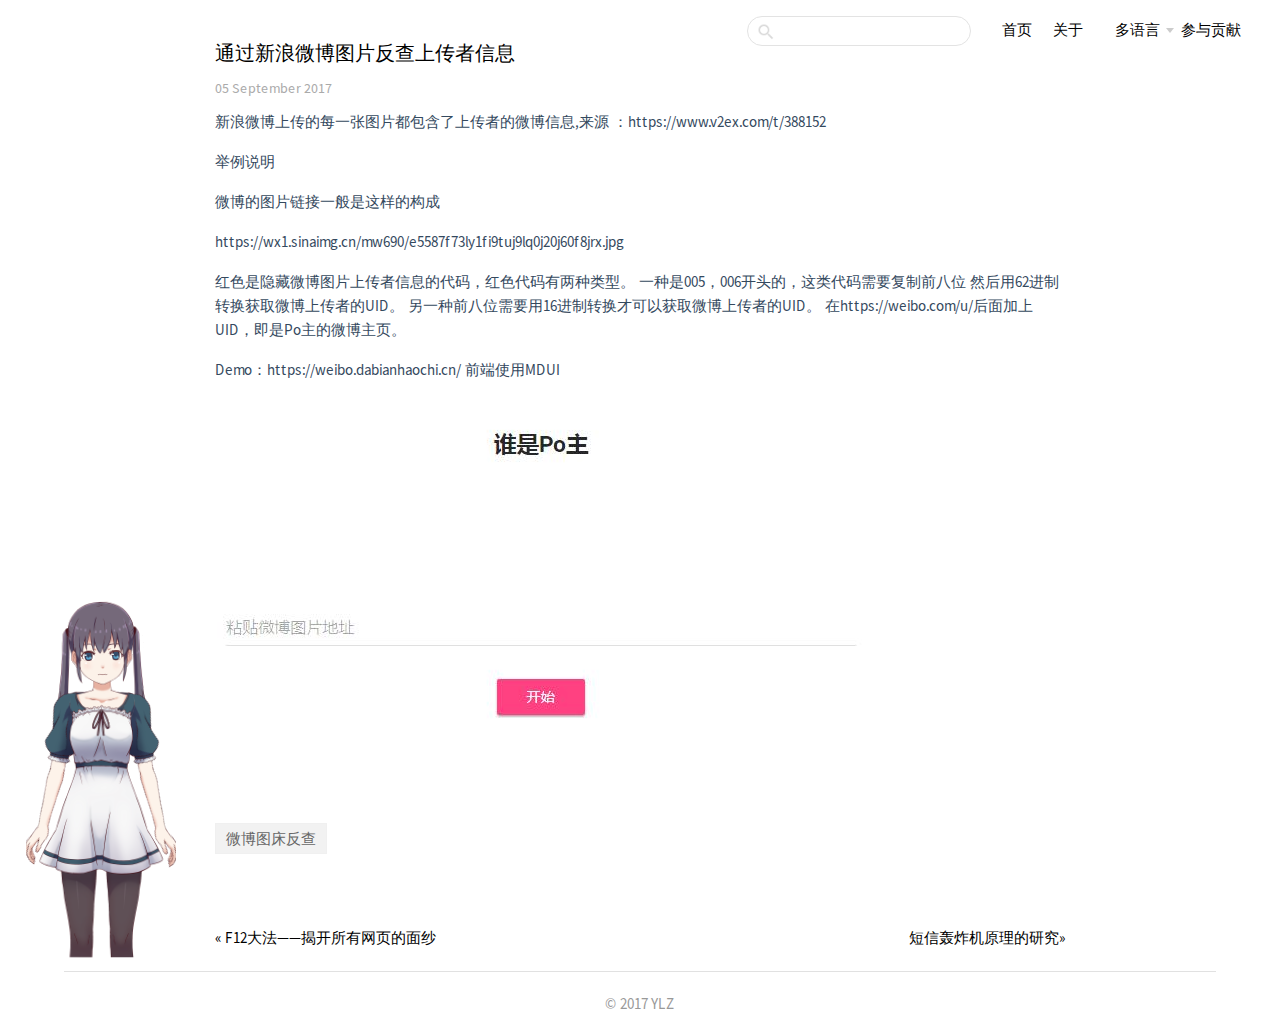
<file: page/atrical3.html>
<!DOCTYPE html>
<html>
<head>
<meta charset="UTF-8">
<title>通过新浪微博图片反查上传者信息 - YLZ</title>
<meta name="author" content="YLZ">
<meta name="description" content="消息来源于 https://www.v2ex.com/t/388152 大概就是上传到微博的图片，在 URL 中会带上一串用户的 uid 标识。 比方说 http://wx1.sinaimg.cn/mw690/9d0d09abgy1fj0wcs7aewj20ij0sn12y.jpg 这张图片，提取文件名前 8 位 9d0d09ab">
<meta http-equiv="X-UA-Compatible" content="IE=edge">
<link rel="icon" href="../favicon.ico">
<link rel="stylesheet" type="text/css" href="../CSS/artical.css">
<link rel="stylesheet" type="text/css" href="../CSS/side.css">
 <!--javascript for onfocus特效-->
<script type="text/javascript">
	window.onblur = function() {
    document.title = "(●—●)奔溃啦！";
};
	window.onfocus = function() {
    document.title = "通过新浪微博图片反查上传者信息";
}
    </script>
        <!--javascript for live2d-->
 	<script type="text/javascript" src="../js/pixi.min.js" charset="utf-8"></script>
    <script type="text/javascript" src="../js/live2d.min.js" charset="utf-8"></script>
  	<script type="text/javascript" src="../js/pixi-live2d.js" charset="utf-8"></script>
  	<!--javascript for BAIDU share -->		
<script>  
            window._bd_share_config = {  
                "common": {  
                    "bdSnsKey": {},  
                    "bdText": "",  
                    "bdMini": "2",  
                    "bdMiniList": false,  
                    "bdPic": "",  
                    "bdStyle": "0",  
                    "bdSize": "16"  
                },  
                "slide": {  
                    "type": "slide",  
                    "bdImg": "1",  
                    "bdPos": "right",  
                    "bdTop": "151.5"  
                },  
                "image": {  
                    "viewList": ["qzone", "tsina", "tqq", "renren", "weixin"],  
                    "viewText": "分享到：",  
                    "viewSize": "16"  
                },  
                "selectShare": {  
                    "bdContainerClass": null,  
                    "bdSelectMiniList": ["qzone", "tsina", "tqq", "renren", "weixin"]  
                }  
            };  
            with(document) 0[(getElementsByTagName('head')[0] || body).appendChild(createElement('script')).src = 'http://bdimg.share.baidu.com/static/api/js/share.js?v=89860593.js?cdnversion=' + ~(-new Date() / 36e5)];  
        </script>  
</head>
<body>
<!--<script type="text/javascript" color="0,0,255" opacity='0.7' zIndex="-1" count="99" src="../js/canvas-nest.min.js"></script><div id="live2d"   style="position: fixed;bottom:38%;right: 98%;" ></div>-->
<div id="live2d"   style="position: fixed;bottom:38%;right: 98%;" ></div>
<script type="text/javascript" src="../js/live2d-mod.js" charset="utf-8"></script>	
<ul id="nav" >
    <li >
  	<form id="search-form">
  	<input type="text" id="search-query-nav" class="search-query st-default-search-input">
  	</form>
	</li>
	<li><a href="../index.html" class="nav-link" >首页</a></li>
	<li><a href="../page/about.html" class="nav-link" target="_blank" >关于</a></li>
	<li class="nav-dropdown-container language">
  	<a class="nav-link" >多语言</a><span class="arrow"></span>
  	<ul class="nav-dropdown">
    <li><a href="" class="nav-link" target="_blank" >English</a></li>
    <li><a href="" class="nav-link" target="_blank" > 繁体中文</a></li>
  	</ul>
	</li>
	</li>
	<li><a href="https://github.com/Mathisdifficult" target="_blank" class="nav-link" >参与贡献</a></li>
</ul>

<section id="content">
<main id="main">
<article class="post">
<header class="post-head">
<h1 class="post-title">通过新浪微博图片反查上传者信息</h1>
<time datetime="05 September 2017" class="post-time">05 September 2017</time></header>
<div class="post-content">
	<p>
新浪微博上传的每一张图片都包含了上传者的微博信息,来源 ：https://www.v2ex.com/t/388152
	</p>
	<a id="more"></a>
	<p>
		 举例说明
	</p>
	<p>
		微博的图片链接一般是这样的构成
	</p>
	<p>
https://wx1.sinaimg.cn/mw690/e5587f73ly1fi9tuj9lq0j20j60f8jrx.jpg	
	</p>
	<p>
红色是隐藏微博图片上传者信息的代码，红色代码有两种类型。

一种是005，006开头的，这类代码需要复制前八位

然后用62进制转换获取微博上传者的UID。

另一种前八位需要用16进制转换才可以获取微博上传者的UID。

在https://weibo.com/u/后面加上UID，即是Po主的微博主页。
	</p>
	<p>
Demo：https://weibo.dabianhaochi.cn/
前端使用MDUI
	</p>
	<p>
		<img src="../img/artical-pic/artical3/1.jpg">
	</p>
</div>
<footer class="post-foot"><section class="tags"><a class="tag" >微博图床反查</a></section></footer>
<section id="comment">
<div id="disqus_thread">
</div>
</section>
</article>
<nav class="page-nav clear">
	<a class="prev" href="artical2.html" title="F12大法——揭开所有网页的面纱">&laquo; F12大法——揭开所有网页的面纱</a>
	<a class="next" href="artical1.html" title="短信轰炸机原理的研究">短信轰炸机原理的研究&raquo;</a>
</nav>
</main>
</section>
<footer id="footer">
	<section class="foot-warp">
		<section class="copyright">&copy; 2017 YLZ 
		</section>
	</section>
</footer>
<!-- UY BEGIN -->
<div id="uyan_frame" style="width: 50%;text-align: center;margin:0 auto; "></div>
<script type="text/javascript" src="http://v2.uyan.cc/code/uyan.js?uid=2122882"></script>
<!-- UY END -->
</body>
</html>
</file>
<file: CSS/page.css>
.main-header {
    position: relative;
    display: table;
    width: 100%;
    height: 100vh;
    margin-bottom: 5rem;
    text-align: center;
    background: #222 no-repeat center center;
    background-size: cover;
    overflow: hidden;
}
body {
    height: 100%;
    max-height: 100%;
    font-family: "Merriweather","Open Sans","Microsoft Jhenghei","Microsoft Yahei",sans-serif;
    letter-spacing: 0.01rem;
    font-size: 1.8rem;
    line-height: 1.75em;
    color: #3A4145;
    -webkit-font-feature-settings: 'kern' 1;
    -moz-font-feature-settings: 'kern' 1;
    -o-font-feature-settings: 'kern' 1;
    text-rendering: geometricPrecision;
}
h2{
 
    color: #2E2E2E;
    line-height: 1.15em;
    margin: 0 0 0.4em 0;
    font-family: "Open Sans","Microsoft Jhenghei","Microsoft Yahei",sans-serif;
    text-rendering: geometricPrecision;
}


h2 {
    font-size: 3.6rem;
    letter-spacing: -1px;
}


a:hover {
    color: #111;
}

ul {
    -webkit-font-feature-settings: 'liga' 1, 'onum' 1, 'kern' 1;
    -moz-font-feature-settings: 'liga' 1, 'onum' 1, 'kern' 1;
    -o-font-feature-settings: 'liga' 1, 'onum' 1, 'kern' 1;
    margin: 0 0 1.75em 0;
    text-rendering: geometricPrecision;
}

ul {
    padding-left: 3rem;
}




.site-wrapper {
    position: relative;
    z-index: 10;
    min-height: 100%;
    background: #fff;
    -webkit-transition: -webkit-transform 0.5s ease;
            transition: transform 0.5s ease;
}

.post-title a {
    text-decoration: none;
}

.post-excerpt p {
    margin: 0;
    font-size: 0.9em;
    line-height: 1.7em;
}

.read-more {
    text-decoration: none;
}

.post-meta {
    display: block;
    margin: 1.75rem 0 0 0;
    font-family: "Open Sans", sans-serif;
    font-size: 1.5rem;
    line-height: 2.2rem;
    color: #9EABB3;
}

.post-meta a {
    color: #9EABB3;
    text-decoration: none;
}

.post-meta a:hover {
    text-decoration: underline;
}

.post-date {
    display: inline-block;
    margin-left: 8px;
    padding-left: 12px;
    border-left: #d5dbde 1px solid;
    text-transform: uppercase;
    font-size: 1.3rem;
    white-space: nowrap;
}
.post {
    position: relative;
    width: 80%;
    max-width: 710px;
    margin: 4rem auto;
    padding-bottom: 4rem;
    border-bottom: #EBF2F6 1px solid;
    word-wrap: break-word;
}

#live2d{
  width: 0px;
    height: 0px;
  position:relative;
z-index:99999;

}
</file>
<file: CSS/side.css>
@font-face {
  font-family: "Source Sans Pro";
  src: local("Source Sans Pro"), url("../fonts/Source_Sans_Pro/SourceSansPro-Regular.ttf");
}

body {
  font-family: "Source Sans Pro", "Helvetica Neue", Arial, sans-serif;
  font-size: 15px;
  -webkit-font-smoothing: antialiased;
  -moz-osx-font-smoothing: grayscale;
  color: #34495e;
  background-color: #fff;
  margin: 0;
}

a {
  text-decoration: none;
 color: #000000;
}

h2 {
  font-weight: 600;
  color: #2c3e50;
}

p {
  word-spacing: 0.05em;
}

#nav .nav-link {
  cursor: pointer;
}
#nav .nav-dropdown-container .nav-link:hover {
  border-bottom: none;
}
#nav .nav-dropdown-container:hover .nav-dropdown {
  display: block;
}
#nav .nav-dropdown-container.language {
  margin-left: 20px;
}
#nav .nav-dropdown-container .arrow {
  pointer-events: none;
}
#nav .nav-dropdown {
  display: none;
  box-sizing: border-box;
  max-height: calc(100vh - 61px);
  overflow-y: auto;
  position: absolute;
  top: 100%;
  right: -15px;
  background-color: #fff;
  padding: 10px 0;
  border: 1px solid #ddd;
  border-bottom-color: #ccc;
  text-align: left;
  border-radius: 4px;
  white-space: nowrap;
}
#nav .nav-dropdown li {
  line-height: 1.8em;
  margin: 0;
  display: block;
}
#nav .nav-dropdown a{
  padding: 0 24px 0 20px;
}
#nav .nav-dropdown a {
  color: #3a5169;
  font-size: 0.9em;
  display: block;
}
#nav .nav-dropdown a:hover {
  color: #42b983;
}
#nav .arrow {
  display: inline-block;
  vertical-align: middle;
  margin-top: -1px;
  margin-left: 6px;
  margin-right: -14px;
  width: 0;
  height: 0;
  border-left: 4px solid transparent;
  border-right: 4px solid transparent;
  border-top: 5px solid #ccc;
}
#nav {
  list-style-type: none;
  margin: 0;
  padding: 0;
  position: absolute;
  right: 30px;
  top: 10px;
  height: 40px;
  line-height: 40px;
}
#nav li {
  display: inline-block;
  position: relative;
  margin: 0 0.6em;
}
.nav-link {
  padding-bottom: 3px;
}
.nav-link:hover,
.nav-link.current {
  border-bottom: 3px solid #42b983;
}
.search-query {
  height: 30px;
  line-height: 30px;
  box-sizing: border-box;
  padding: 0 15px 0 30px;
  border: 1px solid #e3e3e3;
  color: #2c3e50;
  outline: none;
  border-radius: 15px;
  margin-right: 10px;
  transition: border-color 0.2s ease;
  background: #fff url("../img/search.png") 8px 5px no-repeat;
  background-size: 20px;
  vertical-align: middle !important;
}
.search-query:focus {
  border-color: #42b983;
}

#sponsors img:hover {
  filter: none;
  opacity: 1;
}

.sidebar .sidebar-link:hover {
  border-bottom: 2px solid #42b983;
}
</file>
<file: CSS/artical.css>
img{
	border: 0
}

article,footer,nav,section {
	display: block
}

#footer {
	overflow: hidden
}

#content,#footer,{
	max-width: 1000px
}

::selection {
	color: #fff;
	background: #02b875
}
  
body,html {
	color: #333
	min-height: 100%;
	font-family: 'Microsoft Jhenghei','PingFang SC',"Hiragino Sans GB",'Microsoft YaHei',sans-serif;
	font-size: 16px;
	font-weight: 400;
	line-height: 1.6;
	overflow-x: hidden;
	margin: 0;
	background: #fff
}

a {
	background-color: transparent;
	text-decoration: none;
	color: #333
}

a:focus {
	outline: dotted thin
}

img {
	box-sizing: border-box;
	max-width: 100%;
	height: auto
}

a:focus,a:hover {
	color: #595959
}

p{
	margin: 0 0 16px
}

h1{
	margin: 0 0 16px;
	font-weight: 400;
	font-size: 100%;
	color: #000;
	font-size: 1.5em
}

#content,#main {
	margin: 0 auto
}

#nav a:hover {
	color: #000
}

#nav a:hover::after {
	left: 0;
	width: 100%;
	opacity: 1
}

#content {
	width: 90%
}

#main {
	max-width: 850px
}


.post {
	padding: 40px 0
}

.post-title {
	font-size: 1.3em;
	font-weight: 400;
	line-height: 1.4;
	margin-bottom: 10px
}

.post-time {
	font-size: 14px;
	margin-bottom: 10px
}

.post-time {
	display: block;
	color: #aaa
}

.post-content a {
	color: #888
}

#toc a:hover {
	color: #777
}

.post-foot {
	margin: 20px 0
}

#footer{
	color: #999
}

#footer {
	width: 90%;
	margin: 30px auto 0;
	padding: 20px 0;
	border-top: 1px solid #e1e1e1;
	font-size: 15px
}

.tags>a {
	margin: 2px 5px 5px 0;
	padding: 5px 10px;
	text-transform: uppercase;
	color: #666;
	border: 1px solid #f0f0f0;
	background: #f2f2f2
}

.page-nav {
	padding: 15px 0;
	text-align: center
}

.page-nav a {
	margin-bottom: 5px
}

.page-nav .prev {
	float: left
}

.page-nav .next {
	float: right;
	padding-left: 20px
}
#live2d{
  width: 0px;
    height: 0px;
  position:relative;
z-index:99999;

}
.foot-warp{
	text-align: center;
}
</file>
